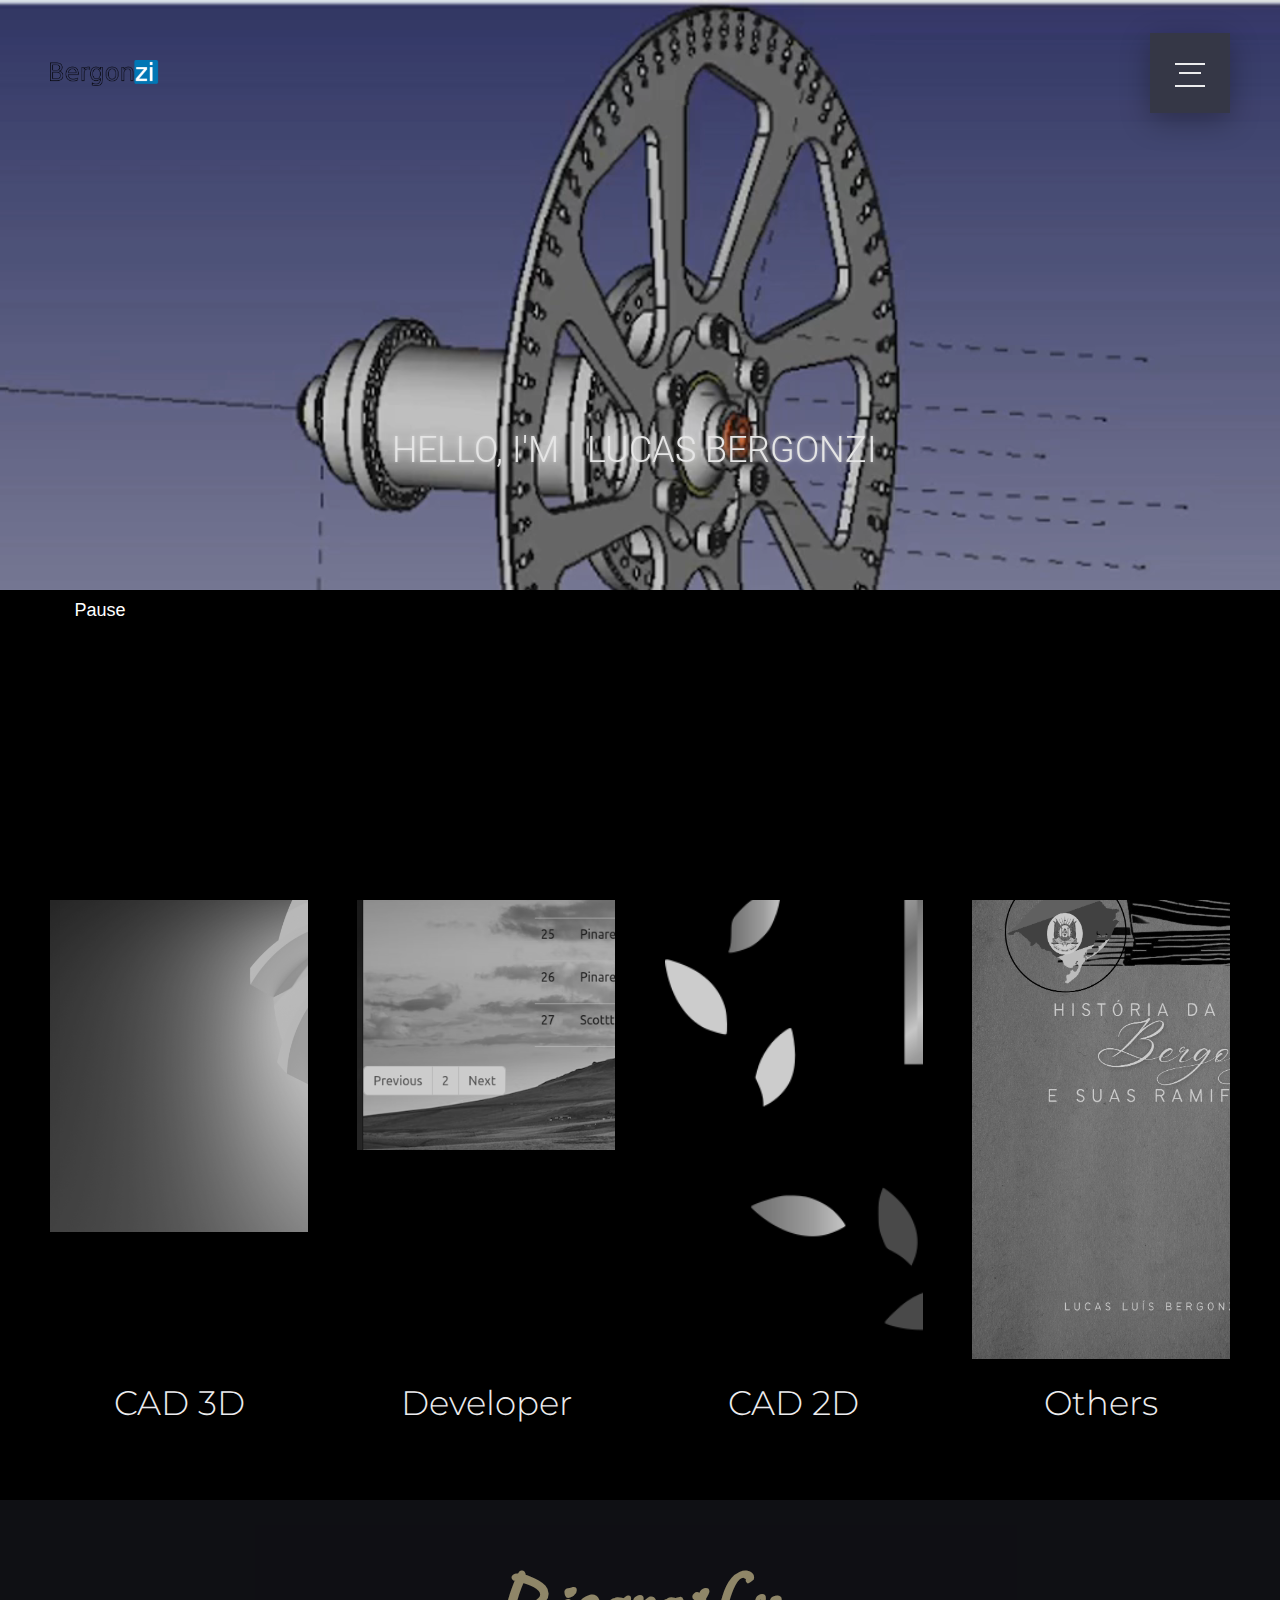
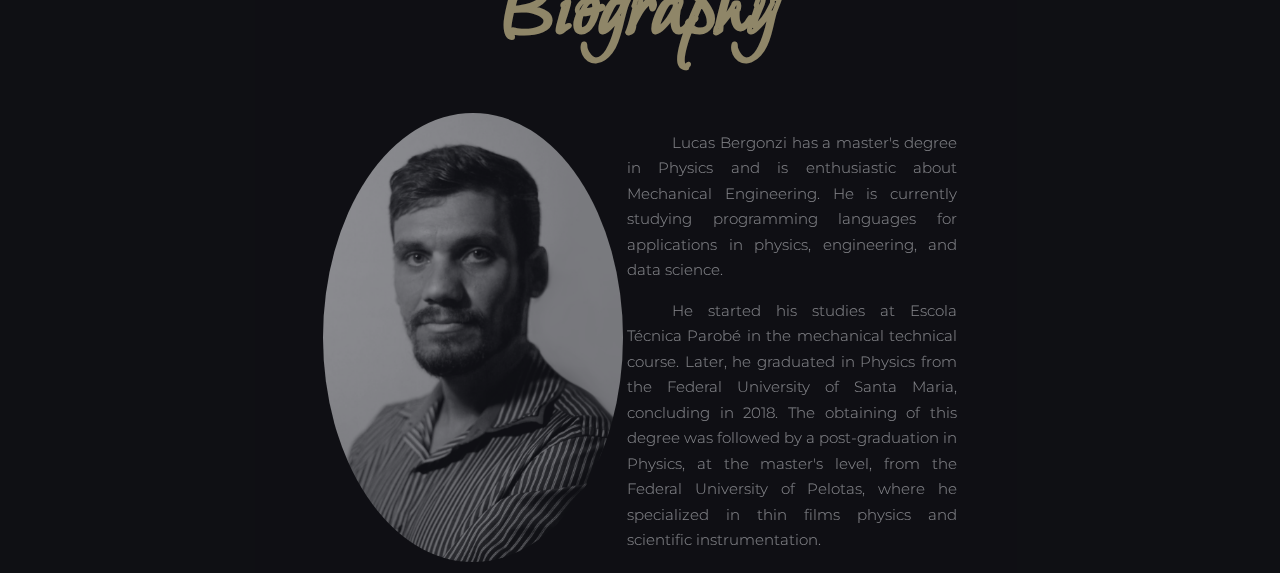
<file: index.html>
<!DOCTYPE html>
<html>
   <head>
      <meta charset="UTF-8" />
      <title>Portfolio Lucas Bergonzi</title>
      <link rel="icon" type="image/png" href="logo2.png"/>
      <link rel="stylesheet" href="index.css">
   </head>
   <body>
      <!-- Conteúdo -->
      <a href="https://www.linkedin.com/in/lucas-bergonsi/" class="logo" target="_blank">
      <img src="logo.png" alt="">
      </a>
      <input class="menu-icon" type="checkbox" id="menu-icon" name="menu-icon" />
      <label for="menu-icon"></label>
      <nav class="nav">
         <ul class="pt-5">
            <li>
               <a href="./works/works.html">Works</a>
            </li>
            <li>
               <a href="./education/education.html">Education and Work Experience</a>
            </li>
            <li>
               <a href="#">News</a>
            </li>
            <li>
               <a href="./contact/contact.html">Contact</a>
            </li>
         </ul>
      </nav>
      <div class="section-center">
         <main class="container">
            <div class="text-front">Hello, I'm</div>
            <section class="animation">
               <div class="first">
                  <div class="text-front">Lucas Bergonzi</div>
               </div>
               <div class="second">
                  <div class="text-front">Physicist</div>
               </div>
               <div class="third">
                  <div class="text-front">Data Scientist</div>
               </div>
               <div class="fourth">
                  <div class="text-front">Developer</div>
               </div>
            </section>
         </main>
      </div>
      <header class="header">
         <!-- The video -->
         <video autoplay muted loop id="myVideo">
            <source src="vista.mp4" type="video/mp4">
         </video>
         <!-- Optional: some overlay text to describe the video -->
         <div class="content">
            <!-- Use a button to pause/play the video with JavaScript -->
            <button id="myBtn" onclick="myFunction()">Pause</button>
         </div>
      </header>
      <div class="segunda-parte">
         <div class="container2">
            <div class="box">
               <input type="radio" id="duck" name="image" value="duck">
               <label for="duck" class="img-card img1"></label>
               <span>CAD 3D</span>
            </div>
            <div class="box">
               <input type="radio" id="duc" name="image" value="duc">
               <label for="duc" class="img-card img2"></label>
               <span>Developer</span>
            </div>
            <div class="box">
               <input type="radio" id="du" name="image" value="du">
               <label for="du" class="img-card img3"></label>
               <span>CAD 2D</span>
            </div>
            <div class="box">
               <input type="radio" id="d" name="image" value="d">
               <label for="d" class="img-card img4"></label>
               <span>Others</span>
            </div>
         </div>
      </div>
      <div class="terceira-parte" id="bib">
         <h1 class="fonte-sec" >Biography</h1>
         <div class="center ">
            <table>
               <tr>
                  <td>
                     <img src="eu.jpeg" alt="fotopessoal" style="width:300px">	
                  </td>
                  <td>
                     <p align="justify" class="text-info recuo"> Lucas Bergonzi has a master's degree in Physics and is enthusiastic about Mechanical Engineering. He is currently studying programming languages for applications in physics, engineering, and data science.
                     </p>
                     <p align="justify" class="text-info recuo"> He started his studies at Escola Técnica Parobé in the mechanical technical course. Later, he graduated in Physics from the Federal University of Santa Maria, concluding in 2018. The obtaining of this degree was followed by a post-graduation in Physics, at the master's level, from the Federal University of Pelotas, where he specialized in thin films physics and scientific instrumentation.
                     </p>
                  </td>
               </tr>
            </table>
         </div>
      </div>
      <button onclick="topFunction()" id="myBtntop" title="Go to top">Top</button>
      <script src="index.js"></script>
   </body>
</html>
</file>
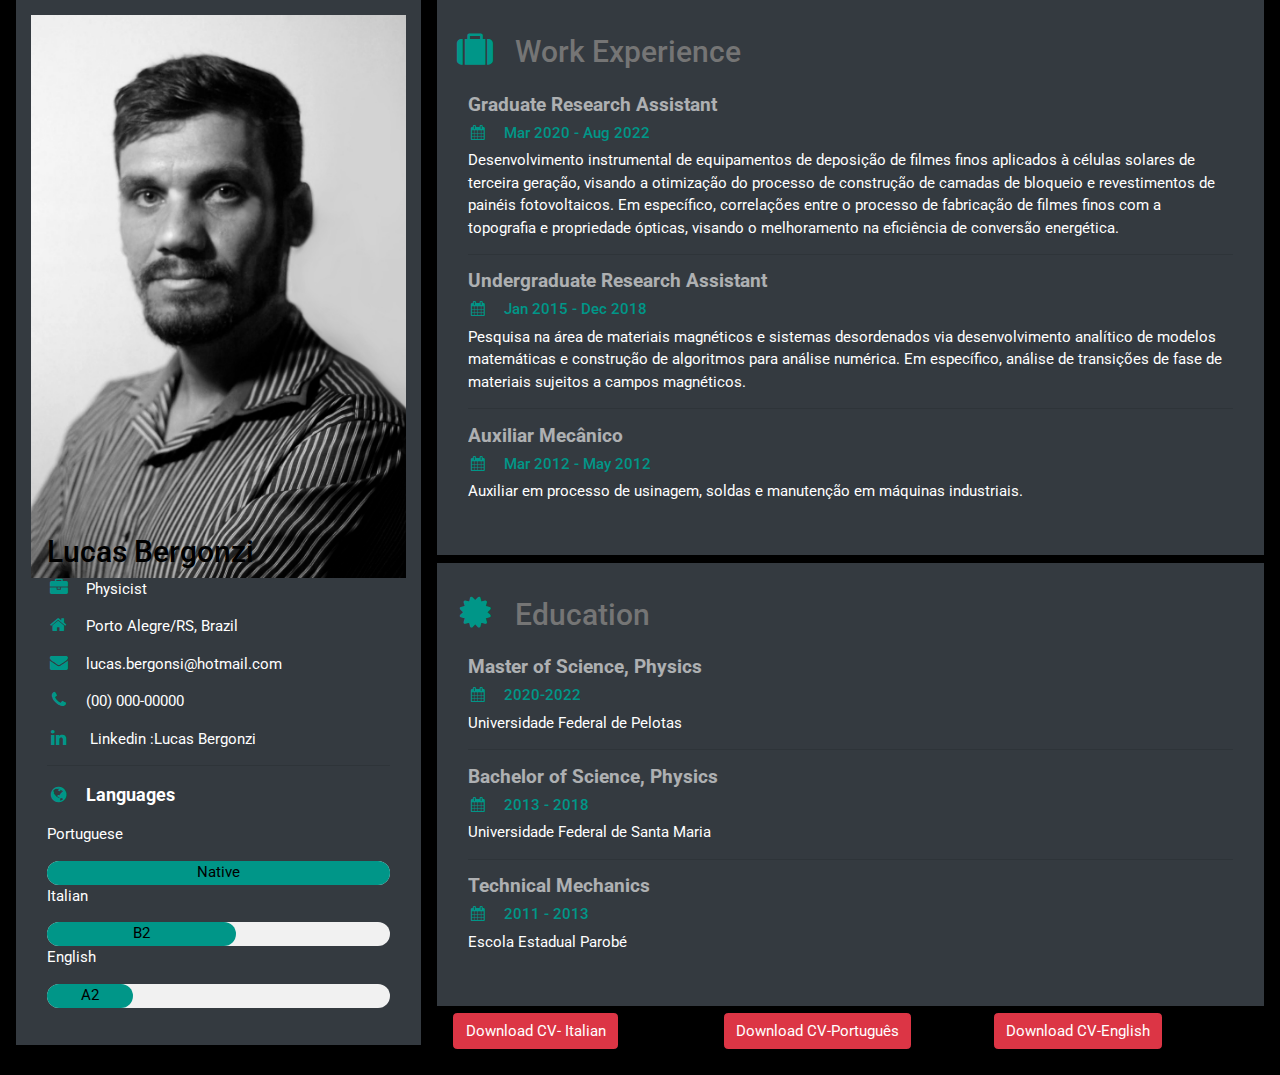
<file: education/education.html>
<!DOCTYPE html>
<html>
<title> Portfolio Lucas Bergonzi</title>
<link rel="icon" type="image/png" href="logo2.png"/>
<meta charset="UTF-8">
<meta name="viewport" content="width=device-width, initial-scale=1">
<link rel="stylesheet" href="https://www.w3schools.com/w3css/4/w3.css">
<link rel='stylesheet' href='https://fonts.googleapis.com/css?family=Roboto'>
<link rel="stylesheet" href="https://cdnjs.cloudflare.com/ajax/libs/font-awesome/4.7.0/css/font-awesome.min.css">
<link rel="stylesheet" href="https://cdn.jsdelivr.net/npm/bootstrap@4.0.0/dist/css/bootstrap.min.css" integrity="sha384-Gn5384xqQ1aoWXA+058RXPxPg6fy4IWvTNh0E263XmFcJlSAwiGgFAW/dAiS6JXm" crossorigin="anonymous">
<style>
html,body,h1,h2,h3,h4,h5,h6 {font-family: "Roboto", sans-serif}
</style>
<style>
.total {background : black;}
</style>
<body class="w3-light-grey" >

<!-- Page Container -->
<div class="w3-content  total" style="max-width:1400px;">

  <!-- The Grid -->
  <div class="w3-row-padding">
  
    <!-- Left Column -->
    <div class="w3-third">
    
      <div class="p-3 mb-2 bg-dark text-white w3-card-4">
        <div class="w3-display-container">
          <img src="eu.jpeg" style="width:100%" alt="Photo">
          <div class="w3-display-bottomleft w3-container w3-text-black">
            <h2>Lucas Bergonzi</h2>
          </div>
        </div>
        <div class="w3-container">
          <p><i class="fa fa-briefcase fa-fw w3-margin-right w3-large w3-text-teal"></i>Physicist</p>
          <p><i class="fa fa-home fa-fw w3-margin-right w3-large w3-text-teal"></i>Porto Alegre/RS, Brazil</p>
          <p><i class="fa fa-envelope fa-fw w3-margin-right w3-large w3-text-teal"></i>lucas.bergonsi@hotmail.com</p>
          <p><i class="fa fa-phone fa-fw w3-margin-right w3-large w3-text-teal"></i>(00) 000-00000</p>
          <p><i class="fa fa-linkedin fa-fw w3-margin-right w3-large w3-text-teal"></i><a href="https://www.linkedin.com/in/lucas-bergonsi/" class="text-white" target="_blank"> Linkedin :Lucas Bergonzi</a></p>
          <hr>

           <!-- <p class="w3-large"><b><i class="fa fa-asterisk fa-fw w3-margin-right w3-text-teal"></i>Skills</b></p>
          <p>Adobe Photoshop</p>
          <div class="w3-light-grey w3-round-xlarge w3-small">
            <div class="w3-container w3-center w3-round-xlarge w3-teal" style="width:90%">90%</div>
          </div>
          <p>Photography</p>
          <div class="w3-light-grey w3-round-xlarge w3-small">
            <div class="w3-container w3-center w3-round-xlarge w3-teal" style="width:80%">
              <div class="w3-center w3-text-white">80%</div>
            </div>
          </div>
          <p>Illustrator</p>
          <div class="w3-light-grey w3-round-xlarge w3-small">
            <div class="w3-container w3-center w3-round-xlarge w3-teal" style="width:75%">75%</div>
          </div>
          <p>Media</p>
          <div class="w3-light-grey w3-round-xlarge w3-small">
            <div class="w3-container w3-center w3-round-xlarge w3-teal" style="width:50%">50%</div>
          </div>
          <br>-->

          <p class="w3-large w3-text-theme"><b><i class="fa fa-globe fa-fw w3-margin-right w3-text-teal"></i>Languages</b></p>
          <p>Portuguese</p>
          <div class="w3-light-grey w3-round-xlarge">
            <div class="w3-round-xlarge w3-teal" style="height:24px;width:100%">
            <div class="w3-center w3-text-black">Native</div></div>
          </div>
          <p>Italian</p>
          <div class="w3-light-grey w3-round-xlarge">
            <div class="w3-round-xlarge w3-teal" style="height:24px;width:55%">
            <div class="w3-center w3-text-black">B2</div></div>
          </div>
          <p>English</p>
          <div class="w3-light-grey w3-round-xlarge">
            <div class="w3-round-xlarge w3-teal" style="height:24px;width:25%">
            <div class="w3-center w3-text-black">A2</div></div>
          </div>
          <br>
        </div>
      </div><br>

    <!-- End Left Column -->
    </div>

    <!-- Right Column -->
    <div class="w3-twothird">
    
      <div class="w3-container w3-card p-3 mb-2 bg-dark text-white w3-margin-bottom">
        <h2 class="w3-text-grey w3-padding-16"><i class="fa fa-suitcase fa-fw w3-margin-right w3-xxlarge w3-text-teal"></i>Work Experience</h2>
        <div class="w3-container">
          <h5 class="w3-opacity"><b>Graduate Research Assistant</b></h5>
          <h6 class="w3-text-teal"><i class="fa fa-calendar fa-fw w3-margin-right"></i>Mar 2020 - Aug 2022</h6>
          <!--<span class="w3-tag w3-teal w3-round">Current</span>-->
          <p>Desenvolvimento instrumental de equipamentos de deposição de filmes finos aplicados à células solares de terceira geração, visando a otimização do processo de construção de camadas de bloqueio e revestimentos de painéis fotovoltaicos. Em específico, correlações entre o processo de fabricação de filmes finos com a topografia e propriedade ópticas, visando o melhoramento na eficiência de conversão energética.</p>
          <hr>
        </div>
        <div class="w3-container">
          <h5 class="w3-opacity"><b>Undergraduate Research Assistant</b></h5>
          <h6 class="w3-text-teal"><i class="fa fa-calendar fa-fw w3-margin-right"></i>Jan 2015 - Dec 2018</h6>
          <p>Pesquisa na área de materiais magnéticos e sistemas desordenados via desenvolvimento analítico de modelos matemáticas e construção de algoritmos para análise numérica. Em específico, análise de transições de fase de materiais sujeitos a campos magnéticos.</p>
          <hr>
        </div>
        <div class="w3-container">
          <h5 class="w3-opacity"><b>Auxiliar Mecânico</b></h5>
          <h6 class="w3-text-teal"><i class="fa fa-calendar fa-fw w3-margin-right"></i>Mar 2012 - May 2012</h6>
          <p>Auxiliar em processo de usinagem, soldas e manutenção em máquinas industriais. </p><br>
        </div>
      </div>

      <div class="w3-container w3-card p-3 mb-2 bg-dark text-white">
        <h2 class="w3-text-grey w3-padding-16"><i class="fa fa-certificate fa-fw w3-margin-right w3-xxlarge w3-text-teal"></i>Education</h2>
        <div class="w3-container">
          <h5 class="w3-opacity"><b>Master of Science, Physics</b></h5>
          <h6 class="w3-text-teal"><i class="fa fa-calendar fa-fw w3-margin-right"></i>2020-2022</h6>
          <p><a href="https://portal.ufpel.edu.br/" class="text-white" target="_blank"> Universidade Federal de Pelotas</a>
      </p>
          <hr>
        </div>
        <div class="w3-container">
          <h5 class="w3-opacity"><b>Bachelor of Science, Physics</b></h5>
          <h6 class="w3-text-teal"><i class="fa fa-calendar fa-fw w3-margin-right"></i>2013 - 2018</h6>
          <p><a href="https://www.ufsm.br/" class="text-white" target="_blank"> Universidade Federal de Santa Maria</a></p>
          <hr>
        </div>
        <div class="w3-container">
          <h5 class="w3-opacity"><b>Technical Mechanics</b></h5>
          <h6 class="w3-text-teal"><i class="fa fa-calendar fa-fw w3-margin-right"></i>2011 - 2013</h6>
          <p><a href="https://www.cteparobe.com.br/" class="text-white" target="_blank"> Escola Estadual Parobé</a></p><br>
        </div>
      </div>
      
    


<div class="w3-row-padding">
  <div class="w3-col s4"> <div target="_blank">
      
      <a class="btn btn-danger" role="button" href="Europass_CV__2022_IT.pdf" target="_blank"
   download="Europass_CV">
  Download CV- Italian
</a>
</div></div>
  <div class="w3-col s4"> <div target="_blank">
      
      <a class="btn btn-danger" role="button" href="Europass_CV__2022_PT.pdf" target="_blank"
   download="Europass_CV">
  Download CV-Português
</a>
</div></div>
  <div class="w3-col s4"> <div target="_blank">
      
      <a class="btn btn-danger" role="button" href="Europass_CV__2022_PT.pdf" target="_blank"
   download="Europass_CV">
  Download CV-English
</a>
</div></div>
</div>

    <!-- End Right Column -->
    </div>
    
  <!-- End Grid -->
  </div>
  
  <!-- End Page Container 
</div>

<footer class="w3-container w3-teal w3-center w3-margin-top">
  <p>Find me on social media.</p>
  <i class="fa fa-facebook-official w3-hover-opacity"></i>
  <i class="fa fa-instagram w3-hover-opacity"></i>
  <i class="fa fa-snapchat w3-hover-opacity"></i>
  <i class="fa fa-pinterest-p w3-hover-opacity"></i>
  <i class="fa fa-twitter w3-hover-opacity"></i>
  <i class="fa fa-linkedin w3-hover-opacity"></i>
  <p>Powered by <a href="https://www.w3schools.com/w3css/default.asp" target="_blank">w3.css</a></p>
</footer>-->

</body>
</html>
</file>
<file: index.css>
@import url('https://fonts.googleapis.com/css2?family=Montserrat:wght@300;400;500;600;700;800;900&display=swap');
@import url("https://fonts.googleapis.com/css?family=Roboto:700");
@import url('https://fonts.googleapis.com/css2?family=Moon+Dance&display=swap');



body{
	font-family: 'Montserrat', sans-serif;
	font-weight: 300;
	font-size: 15px;
	line-height: 1.7;
	color: #ececee;
	background-color: #1f2029;
	/*overflow: hidden;*/
	height: 100vh;
	width: 100%;
	padding: 0px;
	margin: 0px
}

.text-front {
  text-shadow: 0 0 7px rgba(255, 255, 255, 0.3),
    0 0 3px rgba(255, 255, 255, 0.3);
    font-family: "Roboto";
    
}


.section-center{
  position: absolute;
  top: 50%;
  left: 0;
  display: block;
  width: 100%;
  padding: 0;
  margin: 0;
  z-index: 6;
  text-align: center;
  transform: translateY(-50%);
}
h1{
  font-family: 'Montserrat', sans-serif;
  font-weight: 800;
  font-size: 7vw;
  line-height: 1;
  color: #ffeba7;
  text-align: center;
  -webkit-text-stroke: 2px #ffeba7;
  text-stroke: 2px #ffeba7;
  -webkit-text-fill-color: transparent;
  text-fill-color: transparent;
  color: transparent;
}

[type="checkbox"]:checked,
[type="checkbox"]:not(:checked){
  position: absolute;
  left: -9999px;
}
.menu-icon:checked + label,
.menu-icon:not(:checked) + label{
  position: fixed;
  top: 63px;
  right: 75px;
  display: block;
  width: 30px;
  height: 30px;
  padding: 0;
  margin: 0;
  cursor: pointer;
  z-index: 10;
}
.menu-icon:checked + label:before,
.menu-icon:not(:checked) + label:before{
  position: absolute;
  content: '';
  display: block;
  width: 30px;
  height: 20px;
  z-index: 20;
  top: 0;
  left: 0;
  border-top: 2px solid #ececee;
  border-bottom: 2px solid #ececee;
  transition: border-width 100ms 1500ms ease, 
              top 100ms 1600ms cubic-bezier(0.23, 1, 0.32, 1),
              height 100ms 1600ms cubic-bezier(0.23, 1, 0.32, 1), 
              background-color 200ms ease,
              transform 200ms cubic-bezier(0.23, 1, 0.32, 1);
}
.menu-icon:checked + label:after,
.menu-icon:not(:checked) + label:after{
  position: absolute;
  content: '';
  display: block;
  width: 22px;
  height: 2px;
  z-index: 20;
  top: 10px;
  right: 4px;
  background-color: #ececee;
  margin-top: -1px;
  transition: width 100ms 1750ms ease, 
              right 100ms 1750ms ease,
              margin-top 100ms ease, 
              transform 200ms cubic-bezier(0.23, 1, 0.32, 1);
}
.menu-icon:checked + label:before{
  top: 10px;
  transform: rotate(45deg);
  height: 2px;
  background-color: #ececee;
  border-width: 0;
  transition: border-width 100ms 340ms ease, 
              top 100ms 300ms cubic-bezier(0.23, 1, 0.32, 1),
              height 100ms 300ms cubic-bezier(0.23, 1, 0.32, 1), 
              background-color 200ms 500ms ease,
              transform 200ms 1700ms cubic-bezier(0.23, 1, 0.32, 1);
}
.menu-icon:checked + label:after{
  width: 30px;
  margin-top: 0;
  right: 0;
  transform: rotate(-45deg);
  transition: width 100ms ease,
              right 100ms ease,  
              margin-top 100ms 500ms ease, 
              transform 200ms 1700ms cubic-bezier(0.23, 1, 0.32, 1);
}

.nav{
  position: fixed;
  top: 33px;
  right: 50px;
  display: block;
  width: 80px;
  height: 80px;
  padding: 0;
  margin: 0;
  z-index: 9;
  overflow: hidden;
  box-shadow: 0 8px 30px 0 rgba(0,0,0,0.3);
  background-color: #353746;
  animation: border-transform 7s linear infinite;
  transition: top 350ms 1100ms cubic-bezier(0.23, 1, 0.32, 1),  
              right 350ms 1100ms cubic-bezier(0.23, 1, 0.32, 1),
              transform 250ms 1100ms ease,
              width 650ms 400ms cubic-bezier(0.23, 1, 0.32, 1),
              height 650ms 400ms cubic-bezier(0.23, 1, 0.32, 1);
}
@keyframes border-transform{
    0%,100% { border-radius: 63% 37% 54% 46% / 55% 48% 52% 45%; } 
  14% { border-radius: 40% 60% 54% 46% / 49% 60% 40% 51%; } 
  28% { border-radius: 54% 46% 38% 62% / 49% 70% 30% 51%; } 
  42% { border-radius: 61% 39% 55% 45% / 61% 38% 62% 39%; } 
  56% { border-radius: 61% 39% 67% 33% / 70% 50% 50% 30%; } 
  70% { border-radius: 50% 50% 34% 66% / 56% 68% 32% 44%; } 
  84% { border-radius: 46% 54% 50% 50% / 35% 61% 39% 65%; } 
}

.menu-icon:checked ~ .nav {
  animation-play-state: paused;
  top: 50%;
  right: 50%;
  transform: translate(50%, -50%);
  width: 200%;
  height: 200%;
  transition: top 350ms 700ms cubic-bezier(0.23, 1, 0.32, 1),  
              right 350ms 700ms cubic-bezier(0.23, 1, 0.32, 1),
              transform 250ms 700ms ease,
              width 750ms 1000ms cubic-bezier(0.23, 1, 0.32, 1),
              height 750ms 1000ms cubic-bezier(0.23, 1, 0.32, 1);
}

.nav ul{
  position: absolute;
  top: 50%;
  left: 0;
  display: block;
  width: 100%;
  padding: 0;
  margin: 0;
  z-index: 6;
  text-align: center;
  transform: translateY(-50%);
  list-style: none;
}
.nav ul li{
  position: relative;
  display: block;
  width: 100%;
  padding: 0;
  margin: 10px 0;
  text-align: center;
  list-style: none;
  pointer-events: none;
  opacity: 0;
  visibility: hidden;
  transform: translateY(30px);
  transition: all 250ms linear;
}
.nav ul li:nth-child(1){
  transition-delay: 200ms;
}
.nav ul li:nth-child(2){
  transition-delay: 150ms;
}
.nav ul li:nth-child(3){
  transition-delay: 100ms;
}
.nav ul li:nth-child(4){
  transition-delay: 50ms;
}
.nav ul li a{
  font-family: 'Montserrat', sans-serif;
  font-size: 9vh;
  text-transform: uppercase;
  line-height: 1.2;
  font-weight: 800;
  display: inline-block;
  position: relative;
  color: #ececee;
  transition: all 250ms linear;
}
.nav ul li a:hover{
  text-decoration: none;
  color: #ffeba7;
}
.nav ul li a:after{
  display: block;
  position: absolute;
  top: 50%;
  content: '';
  height: 2vh;
  margin-top: -1vh;
  width: 0;
  left: 0;
  background-color: #353746;
  opacity: 0.8;
  transition: width 250ms linear;
}
.nav ul li a:hover:after{
  width: 100%;
}


.menu-icon:checked ~ .nav  ul li {
  pointer-events: auto;
  visibility: visible;
  opacity: 1;
  transform: translateY(0);
  transition: opacity 350ms ease,
              transform 250ms ease;
}
.menu-icon:checked ~ .nav ul li:nth-child(1){
  transition-delay: 1400ms;
}
.menu-icon:checked ~ .nav ul li:nth-child(2){
  transition-delay: 1480ms;
}
.menu-icon:checked ~ .nav ul li:nth-child(3){
  transition-delay: 1560ms;
}
.menu-icon:checked ~ .nav ul li:nth-child(4){
  transition-delay: 1640ms;
}



.logo {
	position: fixed;
	top: 60px;
	left: 50px;
	display: block;
	z-index: 11;
	transition: all 250ms linear;
}
.logo img {
	height: 26px;
	width: auto;
	display: block;
}



@media screen and (max-width: 991px) {
  .menu-icon:checked + label,
  .menu-icon:not(:checked) + label{
    right: 55px;
  }
  .logo {
    left: 30px;
  }
  .nav{
    right: 30px;
  }
  h1{
    font-size: 9vw;
    -webkit-text-stroke: 2px transparent;
    text-stroke: 2px transparent;
    -webkit-text-fill-color: #ffeba7;
    text-fill-color: #ffeba7;
    color: #ffeba7;
  }
  .nav ul li a{
    font-size: 8vh;
  }
}


/* Style the video: 100% width and height to cover the entire window */
#myVideo {
  position: absolute;
  right: 0;
  bottom: 0;
  min-width: 100%;
  min-height: 100%;
 
}

/* Add some content at the bottom of the video/page */
.content {
  position: absolute;
  bottom: 0;
  background: black; /*rgba(0, 0, 0, 0.5)*/
  color: #f1f1f1;
  width: 100%;
  top:590px;
  padding: 0;
   z-index: 6;
}

/* Style the button used to pause/play the video */
#myBtn {
  width: 200px;
  font-size: 18px;
  padding: 10px;
  border: none;
  background: #000;
  color: #fff;
  cursor: pointer;
}

#myBtn:hover {
  background: #ddd;
  color: black;
}

.container {
  color: #e5e5e5;
  font-size: 2.26rem;
  text-transform: uppercase;
  height: 100vh;
  display: flex;
  align-items: center;
  justify-content: center;
}

.animation {
  height: 70px;
  overflow: hidden;
  margin-left: 1rem;
}

.animation > div > div {
  padding: 0.25rem 0.75rem;
  height: 2.81rem;
  margin-bottom: 2.81rem;
  display: inline-block;
}

.animation div:first-child {
  animation: text-animation 8s infinite;
}

.first div {
  background-color: rgba(0,0,0,0);
}
.second div {
  background-color: rgba(0,0,0,0);
}
.third div {
  background-color: rgba(0,0,0,0);
}

.fourth div {
  background-color: rgba(0,0,0,0);
}

@keyframes text-animation {
  0% {
    margin-top: 0;
  }
  10% {
    margin-top: 0;
  }
  20% {
    margin-top: -5.62rem;
  }
  30% {
    margin-top: -5.62rem;
  }
  40% {
    margin-top: -11.24rem;
  }
  60% {
    margin-top: -11.24rem;
  }
  70% {
    margin-top: -16.86rem;
  }
  80% {
    margin-top: -16.86rem;
  }
  
  90% {
    margin-top: 0;
  }
  100% {
    margin-top: 0;
  }
}
/* ========segunda seção===========*/
 .segunda-parte{
 position: relative;
 background: black;
 overflow-y: auto;
 width: 100%;
 padding: 0;
 margin: 0;
 top:600px;
 z-index: -2;
 }
 .container2 {
  display: flex;
  width: 100%;
  padding: 4% 2%;
  box-sizing: border-box;
  height: 100vh;
  margin: 0;
}


.box {
  flex: 1;
  overflow: hidden;
  transition: 0.5s;
  margin: 0 2%;
  box-shadow: 0 20px 30px rgba(0, 0, 0, 0.1);
  line-height: 0;
}

.box > img {
  width: 200%;
  height: calc(100% - 10vh);
  object-fit: cover;
  transition: 0.5s;
}

.box > span {
  font-size: 3.8vh;
  display: block;
  text-align: center;
  height: 10vh;
  line-height: 2.6;
}

.box:hover {
  flex: 1 1 50%;
}
.box:hover > img {
  width: 100%;
  height: 100%;
}

.container2 input {
  position: absolute;
  z-index: 10;
}

.container2 input:checked + .img-card {
  filter: none;
  transform: scaleY(1);
}

.img-card {
  display: inline-block;
  overflow: hidden;
  width: 400%;
  height: calc(100% - 10vh);
  object-fit: cover;
  background-size: contain;
  background-repeat: no-repeat;
  cursor: pointer;
  transition: all 200ms ease-in;
  filter: grayscale(1) opacity(.8);
}

.img-card:hover {
  filter: grayscale(0) opacity(1);
/*   box-shadow:  0px 8px 4px rgba(0, 0, 0, 0.3),
               0px 10px 2px rgba(0, 0, 0, 0.1); */
}

.img-card::before,
.img-card::after {
  transform: scaleY(-1);
}

/*reflection
.img-card:hover::after {
  content: '';
  background-image: inherit;
  background-repeat: no-repeat;
  background-position: bottom;
  background-size: cover;
  width: inherit;
  height: 40%;
  position: absolute;
  bottom: -25%;
}*/

/*fade reflection
.img-card:hover::before {
  content: '';
  width: inherit;
  height: 42%;
  position: absolute;
  bottom: -25%;
  background: linear-gradient(to bottom, rgba(255, 255, 255, .9),rgba(255, 255, 255, .5));
  z-index: 1;
}*/
.img1 {
  background-image: url("1.png");
}
.img2 {
  background-image: url("CRUD.png");
}
.img3 {
  background-image: url("3.png");
}
.img4 {
  background-image: url("capa.png");
}

 /* ========terceira seção===========*/
 .terceira-parte{
 position: relative;
 background: black;
 overflow-y: auto;
 width: 100%;
 padding: 0px;
 margin: 0;
 top:600px;
 z-index: -2;
 }
.center img {

overflow: hidden;
  border-radius: 50%;
}
.center {
  display: block;
  position: relative;
  margin-left: auto;
  margin-right: auto;
  width: 50%;
  
}
 
.fonte-sec{
 font-family:'Moon Dance', cursive;
}
.terceira-parte
{
        opacity:0.5;
}
.terceira-parte:hover
{
        opacity:1;
}
.recuo { text-indent:3em }

/* ========botão topo===========*/
#myBtntop {
  display: none; /* Hidden by default */
  position: fixed; /* Fixed/sticky position */
  bottom: 20px; /* Place the button at the bottom of the page */
  right: 30px; /* Place the button 30px from the right */
  z-index: 99; /* Make sure it does not overlap */
  border: none; /* Remove borders */
  outline: none; /* Remove outline */
  background-color: #353746; /* Set a background color */
  color: white; /* Text color */
  cursor: pointer; /* Add a mouse pointer on hover */
  padding: 15px; /* Some padding */
  border-radius: 10px; /* Rounded corners */
  font-size: 18px; /* Increase font size */
}

#myBtntop:hover {
  background-color: #555; /* Add a dark-grey background on hover */
}
</file>
